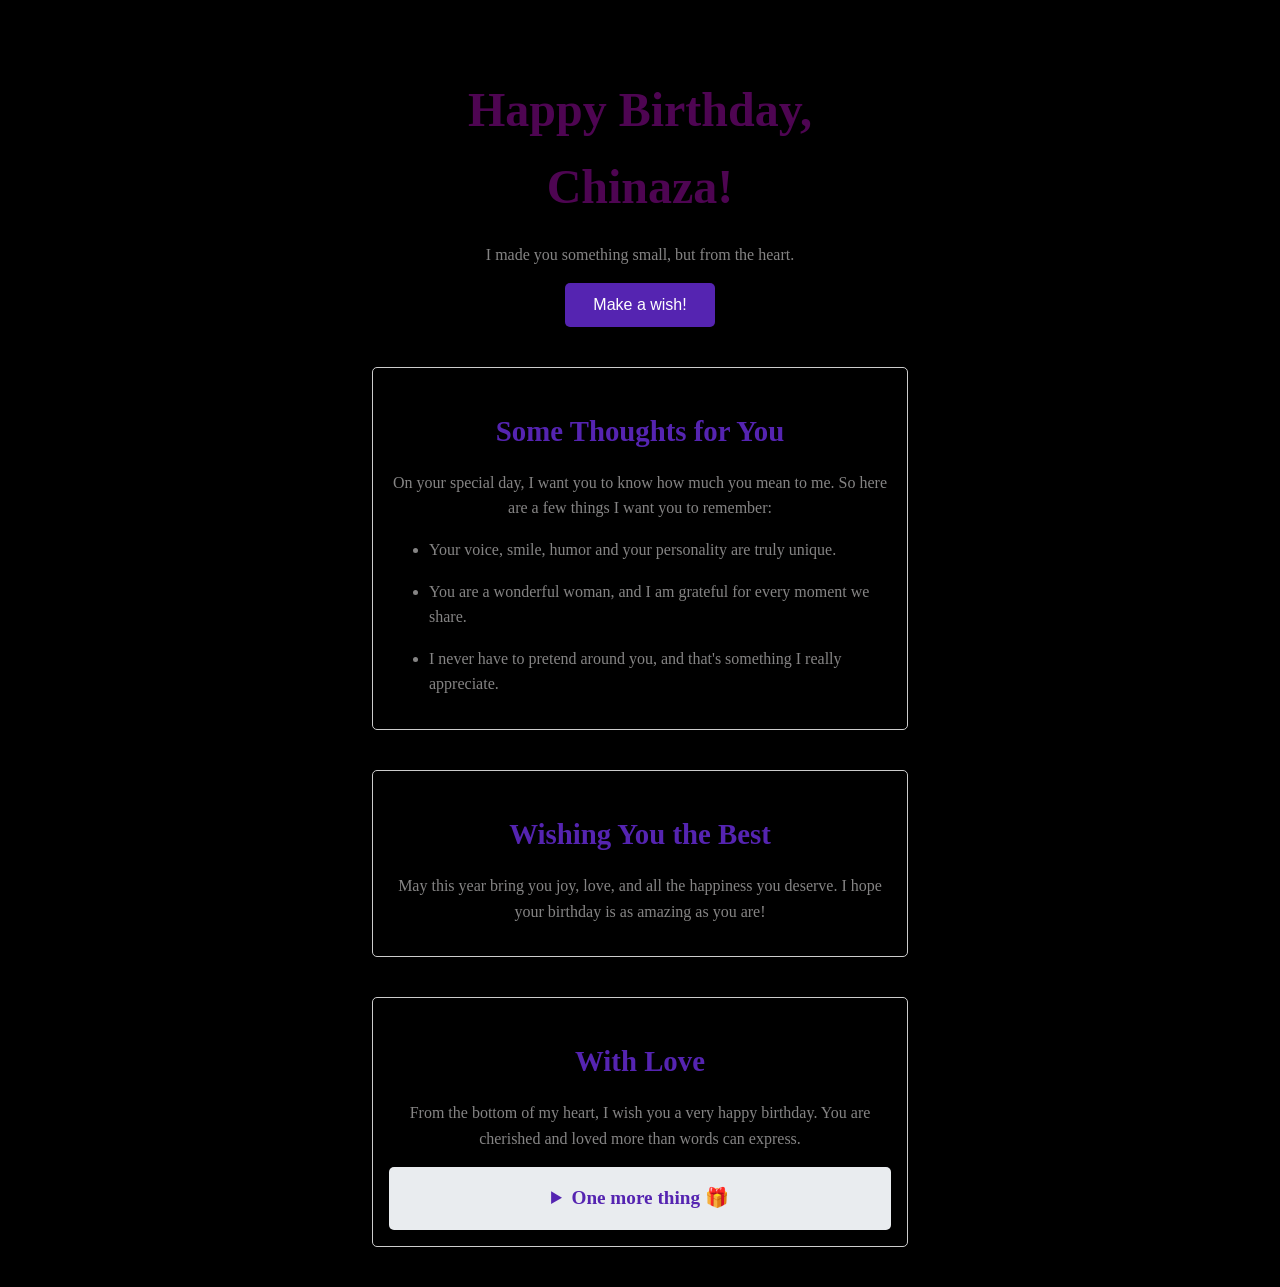
<file: index.html>
<!DOCTYPE html>
<html lang="en">
<head>
    <meta charset="UTF-8">
    <meta name="viewport" content="width=device-width, initial-scale=1.0">
    <link rel="stylesheet" href="styling.css">
    <title>Chinaza's Birthday</title>
</head>
<body>
    <main>
        <!-- <img src="" alt="Maryann Chinaza Ogbusuo" width="300"> -->
        <h1>Happy Birthday, Chinaza!</h1>
        <p>I made you something small, but from the heart.</p>
        <button onclick="alert('From your heart to God\'s ear ! 🎉')">Make a wish!</button>
        <section>
            <h2>Some Thoughts for You</h2>
            <p>On your special day, I want you to know how much you mean to me. So here are a few things I want you to remember:</p>
            <ul>
                <li>Your voice, smile, humor and your personality are truly unique.</li>
                <li>You are a wonderful woman, and I am grateful for every moment we share.</li>
                <li>I never have to pretend around you, and that's something I really appreciate.</li>
            </ul>
        </section>
        <section>
            <h2>Wishing You the Best</h2>
            <p>May this year bring you joy, love, and all the happiness you deserve. I hope your birthday is as amazing as you are!</p>
        </section>
        <section>
            <h2>With Love</h2>
            <p>From the bottom of my heart, I wish you a very happy birthday. You are cherished and loved more than words can express.</p>

            <details >
                <summary>One more thing 🎁</summary>
                <p>Chinaza would you like to go out on a date with me? say yes please 🙏🏿</p>
            </details>
        </section>

    </main>
</body>
</html>
</file>
<file: styling.css>
* {
    box-sizing: border-box;
}

body {
    font-family: Georgia, serif;
    background-color: black;
    color: #858484;
    line-height: 1.6;
}

main {
    max-width: 600px;
    margin: 0 auto;
    padding: 2rem;
    text-align: center;
}

h1 {
    font-size: 3rem;
    color: #4e0552;
    margin-bottom: 10px;
}

h2 {
    font-size: 1.8rem;
    color: #5524b1;
    margin-bottom: 10px;
}

button { 
    background-color: #5524b1;
    color: white;
    border: none;
    border-radius: 5px;
    padding: 0.8rem 1.8rem;
    font-size: 1rem;
    cursor: pointer;
}

button:hover {
    background-color: #0056b3;
}

section {
    margin-top: 2.5rem;
    border: 1px solid #ccc;
    border-radius: 5px;
    padding: 1rem;
}

ul {
    text-align: left;
}

li {
    margin-bottom: 1rem;
}

summary {
    cursor: pointer;
    color: #5524b1;
    font-size: 1.2rem;
    font-weight: bold;
}

details {
    background-color: #e9ecef;
    padding: 1rem;
    border-radius: 5px;
}

details[open] {
    background-color: #c9c1d4;
}

details p {
    margin-top: 0.5rem;
    color: #333;
}

@keyframes fadeIn {
  from {
    opacity: 0;
    transform: translateY(20px);
  }
  to {
    opacity: 1;
    transform: translateY(0);
  }
}

h1, h2 {
  animation: fadeIn 2s ease-out;
}

button {
  animation: fadeIn 3s ease-out;
}

p {
  animation: fadeIn 2s ease-out 0.5s;
  animation-fill-mode: backwards;
}
</file>
